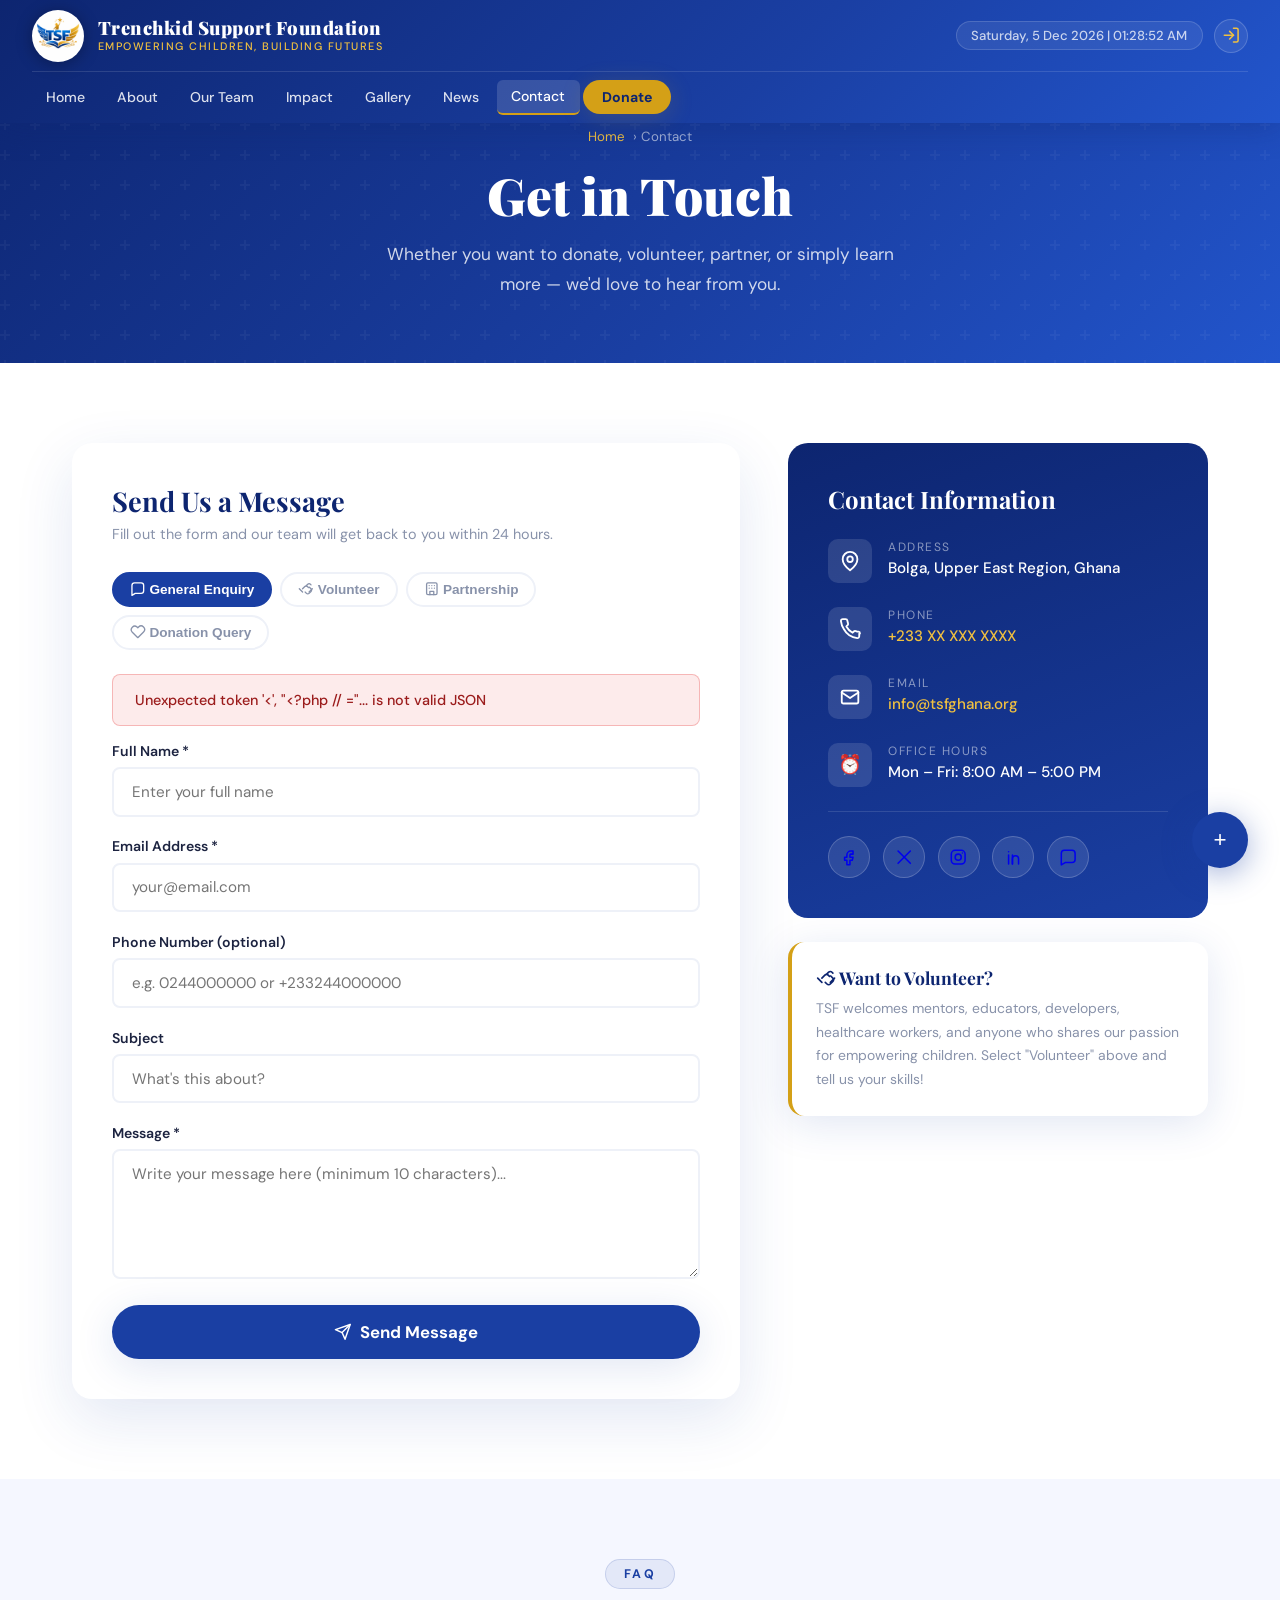
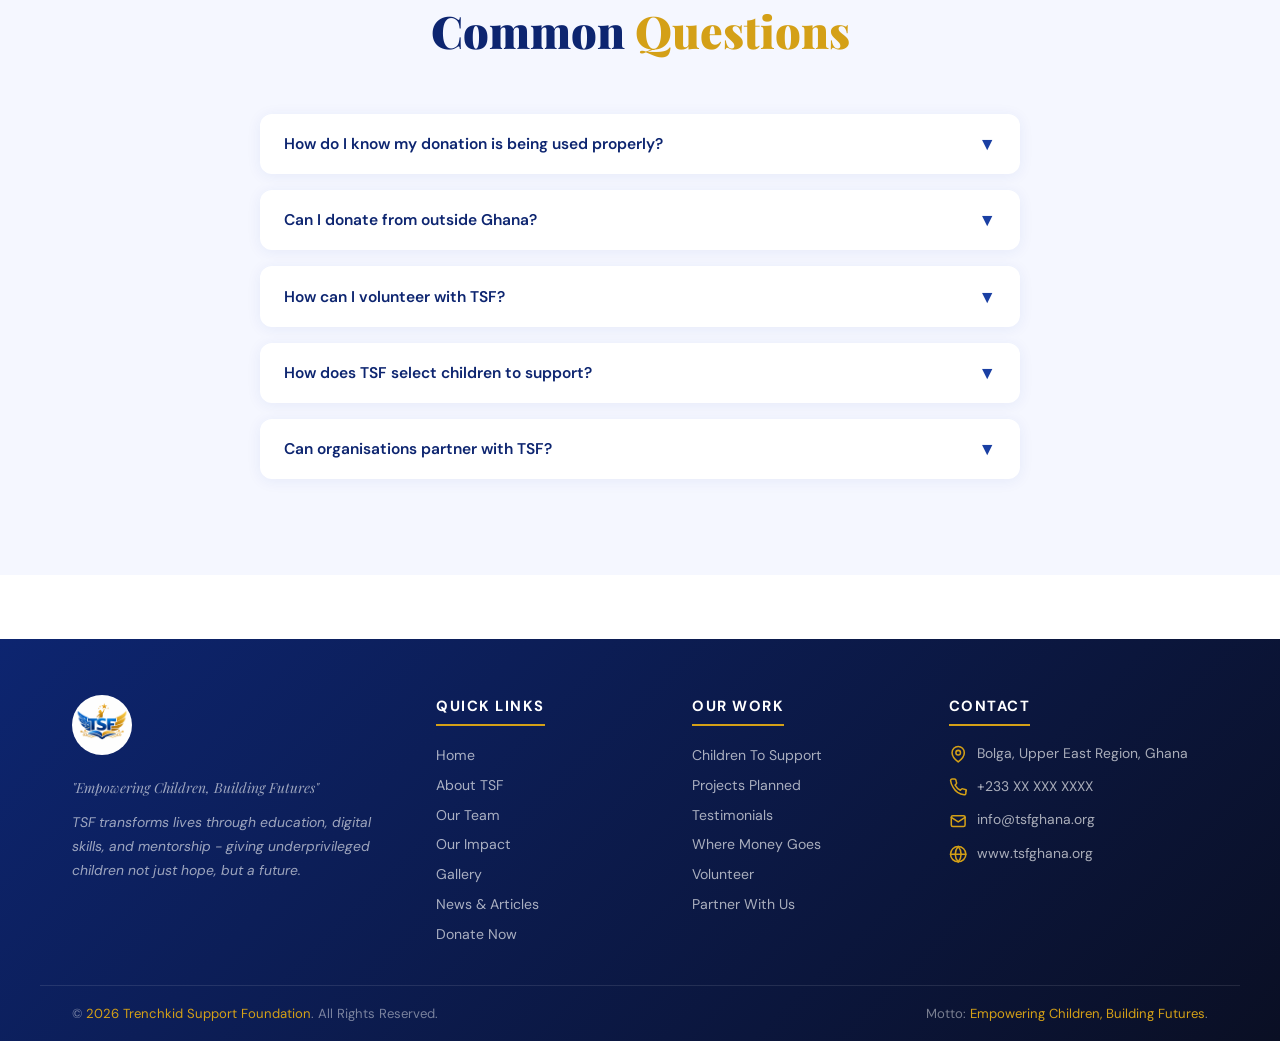
<file: contact.html>
<!DOCTYPE html>
<html lang="en">
<head>
  <meta charset="UTF-8">
  <meta name="viewport" content="width=device-width, initial-scale=1.0">
  <title>Contact — Trenchkid Support Foundation</title>
  <link rel="icon" href="images/tsf-logo.png">
  <link rel="stylesheet" href="css/style.css">
  <style>
    .contact-layout { display: grid; grid-template-columns: 1fr 420px; gap: 3rem; align-items: start; }
    .contact-layout > * { min-width: 0; }

    .contact-info-panel { position: sticky; top: 130px; }
    .contact-info-card { background: linear-gradient(160deg, var(--blue-dark) 0%, var(--blue) 100%); border-radius: 20px; padding: 2.5rem; color: var(--white); margin-bottom: 1.5rem; }
    .contact-info-card h3 { font-family: 'Playfair Display', serif; font-size: 1.5rem; margin-bottom: 1.5rem; }
    .contact-detail { display: flex; align-items: flex-start; gap: 1rem; margin-bottom: 1.5rem; }
    .contact-detail-icon { width: 44px; height: 44px; background: rgba(255,255,255,0.12); border-radius: 10px; display: flex; align-items: center; justify-content: center; font-size: 1.2rem; flex-shrink: 0; }
    .contact-detail-text label { display: block; font-size: 0.75rem; text-transform: uppercase; letter-spacing: 1.5px; color: rgba(255,255,255,0.5); margin-bottom: 0.2rem; }
    .contact-detail-text p { font-size: 0.95rem; color: var(--white); font-weight: 500; }
    .contact-detail-text a { color: var(--gold-light); text-decoration: none; }
    .contact-detail-text a:hover { color: var(--white); }

    .social-strip { display: flex; gap: 0.8rem; margin-top: 1.5rem; padding-top: 1.5rem; border-top: 1px solid rgba(255,255,255,0.12); }
    .social-btn { width: 42px; height: 42px; border-radius: 50%; background: rgba(255,255,255,0.1); border: 1px solid rgba(255,255,255,0.2); display: flex; align-items: center; justify-content: center; font-size: 1rem; cursor: pointer; transition: var(--transition); text-decoration: none; }
    .social-btn:hover { background: var(--gold); transform: scale(1.1); }

    .volunteer-card { background: var(--white); border-radius: 16px; padding: 1.5rem; box-shadow: var(--shadow); border-left: 4px solid var(--gold); }
    .volunteer-card h4 { font-family: 'Playfair Display', serif; font-size: 1.1rem; color: var(--blue-dark); margin-bottom: 0.5rem; }
    .volunteer-card p { font-size: 0.87rem; color: var(--gray); line-height: 1.7; }

    /* FORM */
    .contact-form-card { background: var(--white); border-radius: 20px; padding: 2.5rem; box-shadow: 0 20px 60px rgba(26,63,163,0.12); }
    .contact-form-card h2 { font-family: 'Playfair Display', serif; font-size: 1.7rem; color: var(--blue-dark); margin-bottom: 0.4rem; }
    .contact-form-card > p { color: var(--gray); font-size: 0.9rem; margin-bottom: 1.8rem; }

    .contact-type-tabs { display: flex; gap: 0.5rem; margin-bottom: 1.5rem; flex-wrap: wrap; }
    .type-tab { padding: 0.45rem 1rem; border-radius: 20px; font-size: 0.85rem; font-weight: 600; border: 2px solid var(--gray-light); background: var(--white); cursor: pointer; color: var(--gray); transition: var(--transition); }
    .type-tab.active { background: var(--blue); color: var(--white); border-color: var(--blue); }

    .form-success-overlay { display: none; text-align: center; padding: 2rem; animation: fadeDown 0.5s ease; }
    .form-success-overlay.show { display: block; }
    .form-success-overlay .tick { font-size: 3.5rem; animation: bounce 0.5s ease; }
    .form-success-overlay h3 { font-family: 'Playfair Display', serif; font-size: 1.5rem; color: var(--blue-dark); margin: 0.8rem 0 0.5rem; }
    .form-success-overlay p { color: var(--gray); line-height: 1.7; }
    @keyframes bounce { 0%,100%{transform:scale(1)}50%{transform:scale(1.2)} }
    @keyframes fadeDown { from{opacity:0;transform:translateY(-15px)}to{opacity:1;transform:translateY(0)} }

    /* FAQ */
    .faq-section { background: var(--off-white); }
    .faq-list { max-width: 760px; margin: 0 auto; }
    .faq-item { background: var(--white); border-radius: 12px; margin-bottom: 1rem; box-shadow: 0 2px 15px rgba(26,63,163,0.07); overflow: hidden; }
    .faq-question { padding: 1.2rem 1.5rem; display: flex; justify-content: space-between; align-items: center; cursor: pointer; font-weight: 600; color: var(--blue-dark); font-size: 0.97rem; transition: var(--transition); }
    .faq-question:hover { background: rgba(26,63,163,0.03); }
    .faq-chevron { color: var(--blue); font-size: 1.1rem; transition: transform 0.3s ease; }
    .faq-item.open .faq-chevron { transform: rotate(180deg); }
    .faq-answer { max-height: 0; overflow: hidden; transition: max-height 0.35s ease; }
    .faq-answer-inner { padding: 0 1.5rem 1.2rem; color: var(--gray); font-size: 0.92rem; line-height: 1.78; }

    @media(max-width:900px) { .contact-layout { grid-template-columns: 1fr; } .contact-info-panel { position: static; } }
  </style>
</head>
<body>
  <div class="page-hero" data-setting-bg="contact_hero_image">
    <div class="page-hero-content">
      <div class="breadcrumb"><a href="index.html">Home</a> › Contact</div>
      <h1 data-setting="contact_hero_title">Get in Touch</h1>
      <p data-setting="contact_hero_body">Whether you want to donate, volunteer, partner, or simply learn more — we'd love to hear from you.</p>
    </div>
  </div>

  <section>
    <div class="container">
      <div class="contact-layout">
        <!-- FORM -->
        <div>
          <div class="contact-form-card fade-up">
            <h2 data-setting="contact_form_title">Send Us a Message</h2>
            <p data-setting="contact_form_body">Fill out the form and our team will get back to you within 24 hours.</p>

            <div class="contact-type-tabs" id="type-tabs">
              <button type="button" class="type-tab active" data-type="general" onclick="setType(this)"><span class="tsf-icon" data-icon="message" aria-hidden="true"></span> General Enquiry</button>
              <button type="button" class="type-tab" data-type="volunteer" onclick="setType(this)"><span class="tsf-icon" data-icon="handshake" aria-hidden="true"></span> Volunteer</button>
              <button type="button" class="type-tab" data-type="partner" onclick="setType(this)"><span class="tsf-icon" data-icon="building" aria-hidden="true"></span> Partnership</button>
              <button type="button" class="type-tab" data-type="donate" onclick="setType(this)"><span class="tsf-icon" data-icon="heart" aria-hidden="true"></span> Donation Query</button>
            </div>

            <div id="contact-alert" class="alert"></div>

            <div id="contact-form-wrap">
              <form id="contact-form" novalidate>
                <input type="hidden" id="c-type" value="general">
                <div class="form-group">
                  <label>Full Name *</label>
                  <input type="text" id="c-name" class="form-control" placeholder="Enter your full name">
                  <span class="error-msg" id="c-name-err"></span>
                </div>
                <div class="form-group">
                  <label>Email Address *</label>
                  <input type="email" id="c-email" class="form-control" placeholder="your@email.com">
                  <span class="error-msg" id="c-email-err"></span>
                </div>
                <div class="form-group">
                  <label>Phone Number (optional)</label>
                  <input type="tel" id="c-phone" class="form-control" placeholder="e.g. 0244000000 or +233244000000">
                </div>
                <div class="form-group">
                  <label>Subject</label>
                  <input type="text" id="c-subject" class="form-control" placeholder="What's this about?">
                </div>
                <div class="form-group">
                  <label>Message *</label>
                  <textarea id="c-message" class="form-control" rows="5" placeholder="Write your message here (minimum 10 characters)..."></textarea>
                  <span class="error-msg" id="c-message-err"></span>
                </div>
                <button type="submit" id="contact-btn" class="btn btn-blue btn-lg" style="width:100%;justify-content:center">
                  <span class="tsf-icon" data-icon="send" aria-hidden="true"></span> Send Message
                </button>
              </form>
            </div>

            <div class="form-success-overlay" id="contact-success">
              <div class="tick"><span class="tsf-icon" data-icon="check" aria-hidden="true"></span></div>
              <h3>Message Sent!</h3>
              <p>Thank you for reaching out! We've received your message and will get back to you within 24 hours. TSF appreciates your interest.</p>
              <button type="button" onclick="resetContactForm()" class="btn btn-blue" style="margin-top:1.2rem">Send Another Message</button>
            </div>
          </div>
        </div>

        <!-- SIDEBAR -->
        <div class="contact-info-panel">
          <div class="contact-info-card fade-up">
            <h3 data-setting="contact_info_title">Contact Information</h3>
            <div class="contact-detail">
              <div class="contact-detail-icon"><span class="tsf-icon" data-icon="mapPin" aria-hidden="true"></span></div>
              <div class="contact-detail-text">
                <label>Address</label>
                <p data-setting="contact_address">Bolga, Upper East Region, Ghana</p>
              </div>
            </div>
            <div class="contact-detail">
              <div class="contact-detail-icon"><span class="tsf-icon" data-icon="phone" aria-hidden="true"></span></div>
              <div class="contact-detail-text">
                <label>Phone</label>
                <p><a href="tel:+233000000000" data-setting="contact_phone">+233 XX XXX XXXX</a></p>
              </div>
            </div>
            <div class="contact-detail">
              <div class="contact-detail-icon"><span class="tsf-icon" data-icon="mail" aria-hidden="true"></span></div>
              <div class="contact-detail-text">
                <label>Email</label>
                <p><a href="mailto:info@tsfghana.org" data-setting="contact_email">info@tsfghana.org</a></p>
              </div>
            </div>
            <div class="contact-detail">
              <div class="contact-detail-icon">⏰</div>
              <div class="contact-detail-text">
                <label>Office Hours</label>
                <p data-setting="office_hours">Mon – Fri: 8:00 AM – 5:00 PM</p>
              </div>
            </div>
            <div class="social-strip">
              <a href="contact.html" class="social-btn" title="Facebook"><span class="tsf-icon" data-icon="facebook" aria-hidden="true"></span></a>
              <a href="contact.html" class="social-btn" title="Twitter/X"><span class="tsf-icon" data-icon="twitter" aria-hidden="true"></span></a>
              <a href="contact.html" class="social-btn" title="Instagram"><span class="tsf-icon" data-icon="instagram" aria-hidden="true"></span></a>
              <a href="contact.html" class="social-btn" title="LinkedIn"><span class="tsf-icon" data-icon="linkedin" aria-hidden="true"></span></a>
              <a href="contact.html" class="social-btn" title="WhatsApp"><span class="tsf-icon" data-icon="message" aria-hidden="true"></span></a>
            </div>
          </div>
          <div class="volunteer-card fade-up">
            <h4><span class="tsf-icon" data-icon="handshake" aria-hidden="true"></span> Want to Volunteer?</h4>
            <p data-setting="contact_volunteer_body">TSF welcomes mentors, educators, developers, healthcare workers, and anyone who shares our passion for empowering children. Select "Volunteer" above and tell us your skills!</p>
          </div>
        </div>
      </div>
    </div>
  </section>

  <!-- FAQ -->
  <section class="faq-section">
    <div class="container">
      <div class="section-header fade-up">
        <div class="section-label">FAQ</div>
        <h2 class="section-title">Common <span>Questions</span></h2>
      </div>
      <div class="faq-list">
        <div class="faq-item fade-up">
          <div class="faq-question" onclick="toggleFaq(this)">How do I know my donation is being used properly? <span class="faq-chevron">▼</span></div>
          <div class="faq-answer"><div class="faq-answer-inner">TSF maintains full financial transparency. Every donation is recorded, tracked, and reported. We publish regular impact reports and our Finance Manager ensures strict accountability. You can view donation allocation on our Donate page.</div></div>
        </div>
        <div class="faq-item fade-up">
          <div class="faq-question" onclick="toggleFaq(this)">Can I donate from outside Ghana? <span class="faq-chevron">▼</span></div>
          <div class="faq-answer"><div class="faq-answer-inner">Absolutely! We accept international donations via Visa/Mastercard and Google Pay. International supporters are a vital part of our community — every contribution makes a difference regardless of where it comes from.</div></div>
        </div>
        <div class="faq-item fade-up">
          <div class="faq-question" onclick="toggleFaq(this)">How can I volunteer with TSF? <span class="faq-chevron">▼</span></div>
          <div class="faq-answer"><div class="faq-answer-inner">Select "Volunteer" in the contact form above and tell us your skills, availability, and what area you'd like to contribute to. We welcome mentors, educators, tech professionals, healthcare workers, and administrators.</div></div>
        </div>
        <div class="faq-item fade-up">
          <div class="faq-question" onclick="toggleFaq(this)">How does TSF select children to support? <span class="faq-chevron">▼</span></div>
          <div class="faq-answer"><div class="faq-answer-inner">Children are identified through our community coordinators, school partnerships, and referrals from trusted community leaders. We assess financial need, academic potential, and family circumstances before enrolling a child in our programs.</div></div>
        </div>
        <div class="faq-item fade-up">
          <div class="faq-question" onclick="toggleFaq(this)">Can organisations partner with TSF? <span class="faq-chevron">▼</span></div>
          <div class="faq-answer"><div class="faq-answer-inner">Yes! We actively seek partnerships with schools, tech companies, healthcare organisations, and community groups. Select "Partnership" in the contact form and our team will reach out to discuss collaboration opportunities.</div></div>
        </div>
      </div>
    </div>
  </section>

  <script src="js/time.js"></script>
  <script src="js/components.js"></script>
  <script src="js/page-content.js"></script>
  <script>
    function setType(btn) {
      document.querySelectorAll('.type-tab').forEach(t => t.classList.remove('active'));
      btn.classList.add('active');
      document.getElementById('c-type').value = btn.dataset.type;
    }

    let contactCsrfToken = '';

    async function fetchContactToken() {
      const res = await fetch('BACKEND/csrf_token.php?form=contact', { credentials: 'same-origin' });
      const data = await res.json();
      if (!data.success) throw new Error(data.message || 'Unable to prepare secure contact form.');
      contactCsrfToken = data.csrf_token;
      return contactCsrfToken;
    }
    fetchContactToken().catch(err => {
      const alert = document.getElementById('contact-alert');
      alert.className = 'alert alert-error show';
      alert.textContent = err.message;
    });

    document.getElementById('contact-form').addEventListener('submit', async function(e) {
      e.preventDefault();
      if (!validateContactForm()) return;
      const btn = document.getElementById('contact-btn');
      btn.disabled = true; btn.textContent = 'Sending...';
      try {
        if (!contactCsrfToken) await fetchContactToken();
        const res = await fetch('BACKEND/contact.php', {
          method: 'POST',
          credentials: 'same-origin',
          headers: { 'Content-Type': 'application/json' },
          body: JSON.stringify({
            csrf_token: contactCsrfToken,
            type: document.getElementById('c-type').value,
            name: document.getElementById('c-name').value.trim(),
            email: document.getElementById('c-email').value.trim(),
            phone: document.getElementById('c-phone').value.trim(),
            subject: document.getElementById('c-subject').value.trim(),
            message: document.getElementById('c-message').value.trim()
          })
        });
        const data = await res.json();
        if (!data.success) throw new Error(data.message || 'Unable to send message.');
        document.getElementById('contact-form-wrap').style.display = 'none';
        document.getElementById('contact-success').classList.add('show');
      } catch (err) {
        const alert = document.getElementById('contact-alert');
        alert.className = 'alert alert-error show';
        alert.textContent = err.message || 'Unable to send message.';
        contactCsrfToken = '';
        try { await fetchContactToken(); } catch (_) {}
        btn.disabled = false; btn.innerHTML = '<span class="tsf-icon" data-icon="send" aria-hidden="true"></span> Send Message'; hydrateTsfIcons(btn);
      }
    });

    function resetContactForm() {
      document.getElementById('contact-form-wrap').style.display = 'block';
      document.getElementById('contact-success').classList.remove('show');
      document.getElementById('contact-form').reset();
      document.getElementById('contact-btn').disabled = false;
      document.getElementById('contact-btn').innerHTML = '<span class="tsf-icon" data-icon="send" aria-hidden="true"></span> Send Message';
      hydrateTsfIcons(document.getElementById('contact-btn'));
    }

    function toggleFaq(el) {
      const item = el.parentElement;
      const answer = item.querySelector('.faq-answer');
      const isOpen = item.classList.contains('open');
      document.querySelectorAll('.faq-item').forEach(i => {
        i.classList.remove('open');
        i.querySelector('.faq-answer').style.maxHeight = '0';
      });
      if (!isOpen) {
        item.classList.add('open');
        answer.style.maxHeight = answer.scrollHeight + 'px';
      }
    }
  </script>
</body>
</html>
</file>
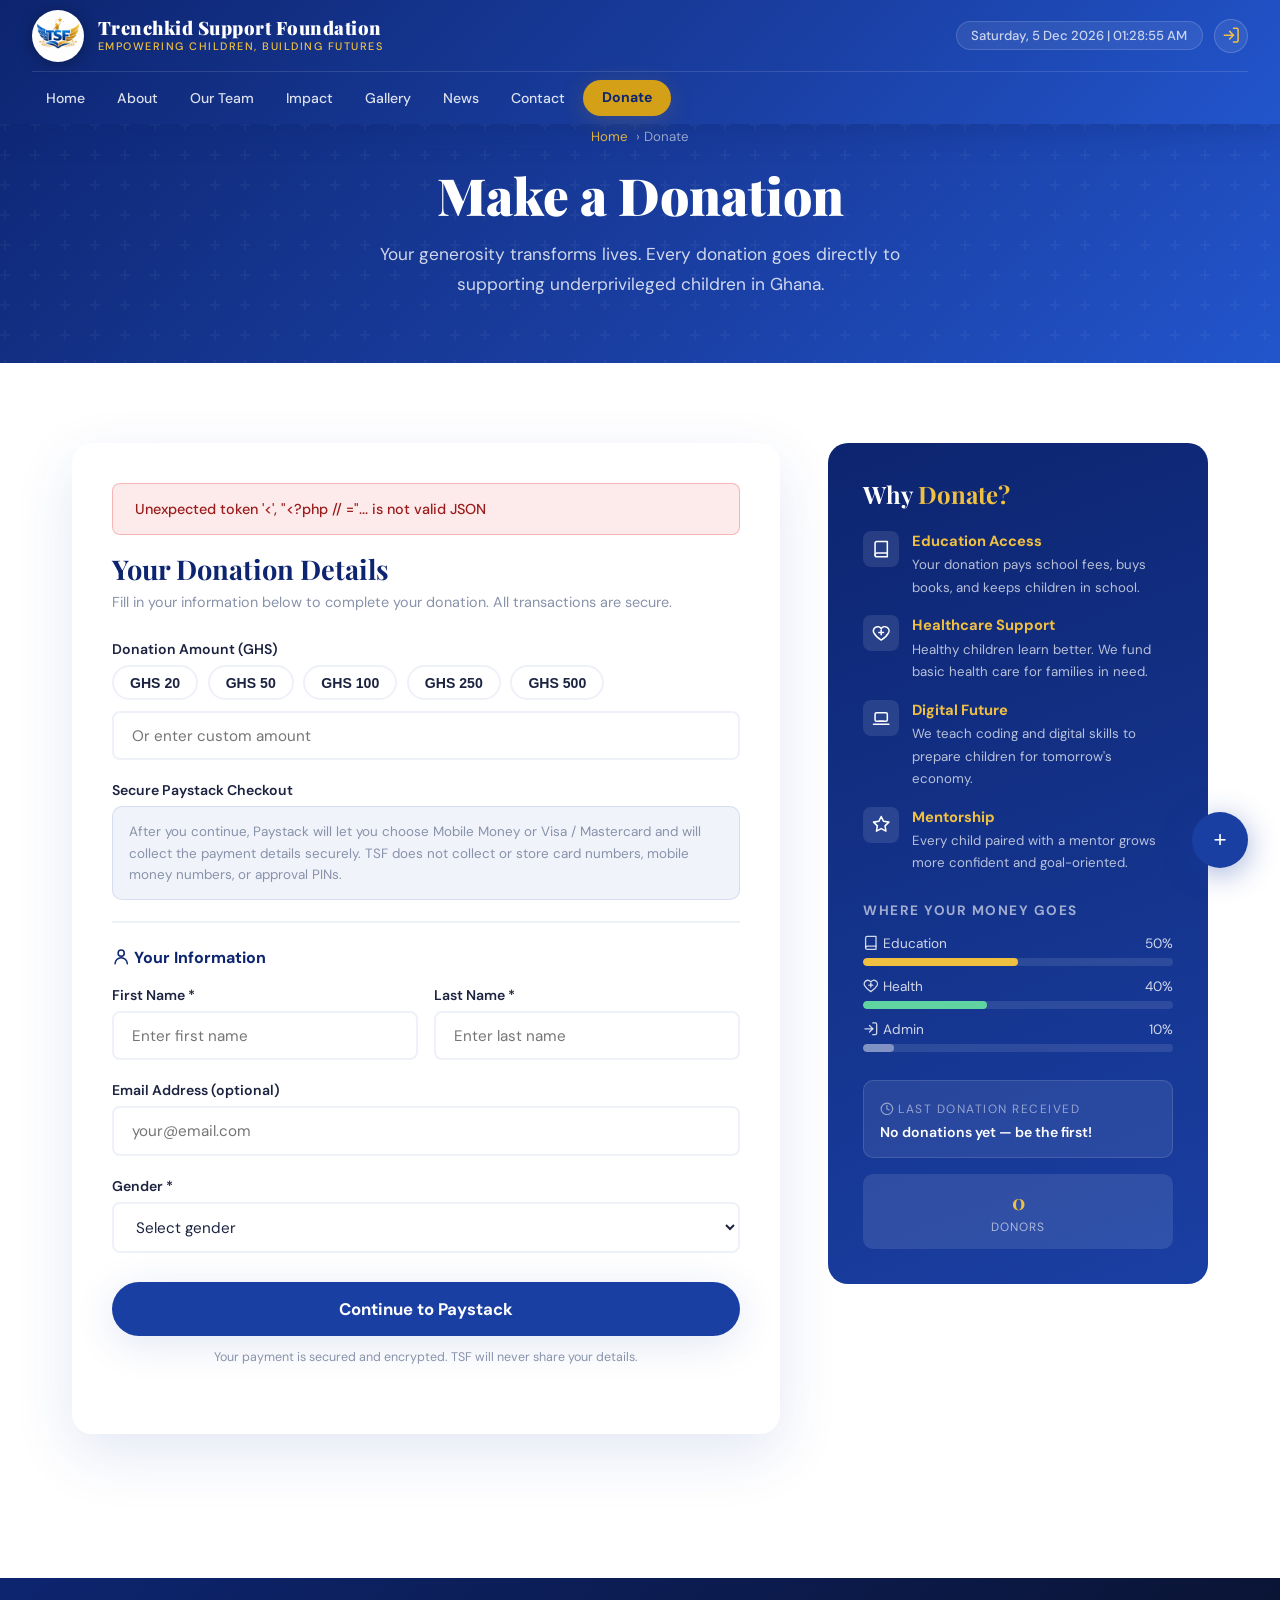
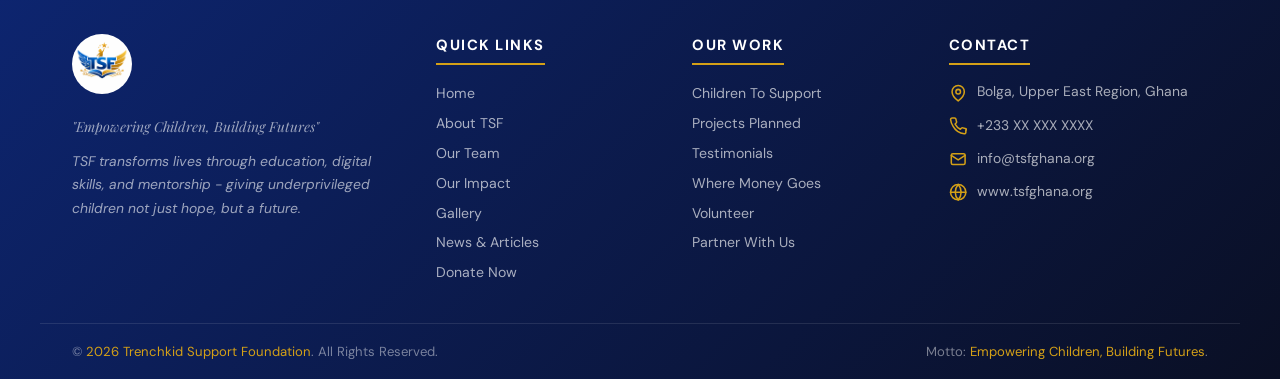
<file: donate.html>
<!DOCTYPE html>
<html lang="en">
<head>
  <meta charset="UTF-8">
  <meta name="viewport" content="width=device-width, initial-scale=1.0">
  <title>Donate — Trenchkid Support Foundation</title>
  <link rel="icon" href="images/tsf-logo.png">
  <link rel="stylesheet" href="css/style.css">
  <style>
    .donate-layout { display: grid; grid-template-columns: 1fr 380px; gap: 3rem; align-items: start; }

    /* WHY DONATE PANEL */
    .why-panel { background: linear-gradient(160deg, var(--blue-dark) 0%, var(--blue) 100%); border-radius: 20px; padding: 2.2rem; color: var(--white); position: sticky; top: 130px; }
    .why-panel h3 { font-family: 'Playfair Display', serif; font-size: 1.5rem; margin-bottom: 1.3rem; }
    .why-panel h3 span { color: var(--gold-light); }
    .why-item { display: flex; align-items: flex-start; gap: 0.8rem; margin-bottom: 1.1rem; }
    .why-icon { width: 36px; height: 36px; background: rgba(255,255,255,0.1); border-radius: 8px; display: flex; align-items: center; justify-content: center; font-size: 1rem; flex-shrink: 0; }
    .why-text strong { display: block; font-size: 0.92rem; color: var(--gold-light); margin-bottom: 0.15rem; }
    .why-text span { font-size: 0.83rem; color: rgba(255,255,255,0.7); line-height: 1.6; }

    .allocation-chart { margin: 1.8rem 0; }
    .allocation-chart h4 { font-size: 0.85rem; letter-spacing: 1.5px; text-transform: uppercase; color: rgba(255,255,255,0.6); margin-bottom: 1rem; }
    .alloc-item { margin-bottom: 0.8rem; }
    .alloc-label { display: flex; justify-content: space-between; font-size: 0.85rem; color: rgba(255,255,255,0.8); margin-bottom: 0.3rem; }
    .alloc-bar { height: 8px; background: rgba(255,255,255,0.1); border-radius: 4px; overflow: hidden; }
    .alloc-fill { height: 100%; border-radius: 4px; }
    .fill-edu { background: var(--gold-light); width: 50%; }
    .fill-health { background: #60d4a0; width: 40%; }
    .fill-admin { background: rgba(255,255,255,0.4); width: 10%; }

    .last-donation-box { background: rgba(255,255,255,0.08); border-radius: 10px; padding: 1rem; margin-top: 1.2rem; border: 1px solid rgba(255,255,255,0.12); }
    .last-donation-box label { font-size: 0.75rem; letter-spacing: 1.5px; text-transform: uppercase; color: rgba(255,255,255,0.5); }
    .last-donation-box p { font-size: 0.88rem; color: var(--white); margin-top: 0.3rem; font-weight: 600; }

    .funds-strip { display: flex; gap: 1rem; margin-top: 1rem; }
    .fund-card { flex: 1; background: rgba(255,255,255,0.1); border-radius: 10px; padding: 0.8rem; text-align: center; }
    .fund-card strong { display: block; font-family: 'Playfair Display', serif; font-size: 1.3rem; color: var(--gold-light); }
    .fund-card span { font-size: 0.75rem; color: rgba(255,255,255,0.6); letter-spacing: 1px; text-transform: uppercase; }

    /* FORM CARD */
    .form-card { background: var(--white); border-radius: 20px; padding: 2.5rem; box-shadow: 0 20px 60px rgba(26,63,163,0.12); }
    .form-card h2 { font-family: 'Playfair Display', serif; font-size: 1.7rem; color: var(--blue-dark); margin-bottom: 0.4rem; }
    .form-card p { color: var(--gray); font-size: 0.9rem; margin-bottom: 1.8rem; }

    .form-row { display: grid; grid-template-columns: 1fr 1fr; gap: 1rem; }

    /* AMOUNT PRESETS */
    .amount-presets { display: flex; gap: 0.6rem; flex-wrap: wrap; margin-bottom: 0.7rem; }
    .amount-preset {
      padding: 0.45rem 1rem; border-radius: 20px; font-size: 0.88rem; font-weight: 600;
      border: 2px solid var(--gray-light); background: var(--white); cursor: pointer;
      color: var(--text); transition: var(--transition);
    }
    .amount-preset:hover, .amount-preset.selected { background: var(--blue); color: var(--white); border-color: var(--blue); }

    /* PAYMENT */
    .payment-note { background: rgba(26,63,163,0.06); border: 1px solid rgba(26,63,163,0.12); border-radius: 10px; padding: 0.85rem 1rem; color: var(--gray); font-size: 0.84rem; line-height: 1.6; }

    /* SUCCESS */
    #donate-success {
      display: none; text-align: center; padding: 2rem 1rem;
      animation: fadeDown 0.5s ease;
    }
    .success-icon { font-size: 4rem; margin-bottom: 1rem; animation: bounce 0.6s ease; }
    @keyframes bounce { 0%,100%{transform:scale(1)} 50%{transform:scale(1.25)} }
    #donate-success h3 { font-family: 'Playfair Display', serif; font-size: 1.6rem; color: var(--blue-dark); margin-bottom: 0.5rem; }
    #donate-success p { color: var(--gray); margin-bottom: 1.5rem; line-height: 1.7; }
    .success-amount-badge { background: rgba(26,63,163,0.08); color: var(--blue); font-weight: 700; padding: 0.5rem 1.4rem; border-radius: 20px; display: inline-block; margin-bottom: 1.5rem; font-size: 1.1rem; }
    .success-message { background: linear-gradient(135deg,var(--blue-dark),var(--blue)); color: var(--white); padding: 1.3rem 1.5rem; border-radius: 14px; font-size: 0.95rem; line-height: 1.7; font-style: italic; margin-bottom: 1.5rem; }

    @media(max-width:900px) { .donate-layout { grid-template-columns: 1fr; } .why-panel { position: static; } }
    @media(max-width:500px) { .form-row { grid-template-columns: 1fr; } .pay-methods, .network-options { grid-template-columns: 1fr; } }
  </style>
</head>
<body>
  <div class="page-hero" data-setting-bg="donate_hero_image">
    <div class="page-hero-content">
      <div class="breadcrumb"><a href="index.html">Home</a> › Donate</div>
      <h1 data-setting="donate_hero_title">Make a Donation</h1>
      <p data-setting="donate_hero_body">Your generosity transforms lives. Every donation goes directly to supporting underprivileged children in Ghana.</p>
    </div>
  </div>

  <section>
    <div class="container">
      <div class="donate-layout">
        <!-- FORM -->
        <div>
          <div class="form-card fade-up">
            <div id="donate-alert" class="alert"></div>

            <!-- FORM -->
            <div id="donate-form-wrap">
              <h2 data-setting="donate_form_title">Your Donation Details</h2>
              <p data-setting="donate_form_body">Fill in your information below to complete your donation. All transactions are secure.</p>

              <form id="donate-form" novalidate>
                <!-- AMOUNT -->
                <div class="form-group">
                  <label>Donation Amount (GHS)</label>
                  <div class="amount-presets">
                    <button type="button" class="amount-preset" data-amount="20">GHS 20</button>
                    <button type="button" class="amount-preset" data-amount="50">GHS 50</button>
                    <button type="button" class="amount-preset" data-amount="100">GHS 100</button>
                    <button type="button" class="amount-preset" data-amount="250">GHS 250</button>
                    <button type="button" class="amount-preset" data-amount="500">GHS 500</button>
                  </div>
                  <input type="number" id="d-amount" class="form-control" placeholder="Or enter custom amount" min="1">
                  <span class="error-msg" id="d-amount-err"></span>
                </div>

                <!-- PAYMENT METHOD -->
                <div class="form-group">
                  <label>Secure Paystack Checkout</label>
                  <div class="payment-note">After you continue, Paystack will let you choose Mobile Money or Visa / Mastercard and will collect the payment details securely. TSF does not collect or store card numbers, mobile money numbers, or approval PINs.</div>
                </div>

                <!-- DONOR DETAILS -->
                <div style="border-top: 2px solid var(--gray-light); padding-top: 1.5rem; margin-top: 0.5rem;">
                  <h4 style="color:var(--blue-dark);font-size:1rem;margin-bottom:1.1rem;"><span class="tsf-icon" data-icon="user" aria-hidden="true"></span> Your Information</h4>
                  <div class="form-row">
                    <div class="form-group">
                      <label>First Name *</label>
                      <input type="text" id="d-fname" class="form-control" placeholder="Enter first name">
                      <span class="error-msg" id="d-fname-err"></span>
                    </div>
                    <div class="form-group">
                      <label>Last Name *</label>
                      <input type="text" id="d-lname" class="form-control" placeholder="Enter last name">
                      <span class="error-msg" id="d-lname-err"></span>
                    </div>
                  </div>
                  <div class="form-group">
                    <label>Email Address (optional)</label>
                    <input type="email" id="d-email" class="form-control" placeholder="your@email.com">
                    <span class="error-msg" id="d-email-err"></span>
                  </div>
                  <div class="form-group">
                    <label>Gender *</label>
                    <select id="d-gender" class="form-control">
                      <option value="">Select gender</option>
                      <option>Male</option>
                      <option>Female</option>
                      <option>Prefer not to say</option>
                    </select>
                    <span class="error-msg" id="d-gender-err"></span>
                  </div>
                </div>

                <button type="submit" id="donate-btn" class="btn btn-blue btn-lg" style="width:100%;justify-content:center;margin-top:0.5rem">
                  Continue to Paystack
                </button>
                <p data-setting="donate_security_note" style="font-size:0.78rem;color:var(--gray);text-align:center;margin-top:0.8rem">Your payment is secured and encrypted. TSF will never share your details.</p>
              </form>
            </div>

            <!-- SUCCESS MESSAGE -->
            <div id="donate-success">
              <div class="success-icon"><span class="tsf-icon" data-icon="party" aria-hidden="true"></span></div>
              <h3>Thank You, <span id="success-name"></span>!</h3>
              <div class="success-amount-badge">Donation: <span id="success-amount"></span></div>
              <div class="success-message">
                "THANK YOU FOR YOUR GENEROUS SUPPORT. YOUR DONATION IS MAKING A REAL DIFFERENCE IN A CHILD'S LIFE."<br>
                — Trenchkid Support Foundation
              </div>
              <p data-setting="donate_thanks_body">Paystack will handle your payment details securely. If you added an email, you may also receive a confirmation there. Your contribution directly funds education, healthcare, and mentorship for underprivileged children across Ghana.</p>
              <div style="display:flex;gap:1rem;justify-content:center;flex-wrap:wrap">
                <a href="impact.html" class="btn btn-blue">See Your Impact</a>
                <a href="index.html" class="btn btn-gold">Back to Home</a>
              </div>
            </div>
          </div>
        </div>

        <!-- SIDEBAR -->
        <div>
          <div class="why-panel fade-up">
            <h3>Why <span>Donate?</span></h3>
            <div class="why-item">
              <div class="why-icon"><span class="tsf-icon" data-icon="book" aria-hidden="true"></span></div>
              <div class="why-text"><strong>Education Access</strong><span>Your donation pays school fees, buys books, and keeps children in school.</span></div>
            </div>
            <div class="why-item">
              <div class="why-icon"><span class="tsf-icon" data-icon="health" aria-hidden="true"></span></div>
              <div class="why-text"><strong>Healthcare Support</strong><span>Healthy children learn better. We fund basic health care for families in need.</span></div>
            </div>
            <div class="why-item">
              <div class="why-icon"><span class="tsf-icon" data-icon="laptop" aria-hidden="true"></span></div>
              <div class="why-text"><strong>Digital Future</strong><span>We teach coding and digital skills to prepare children for tomorrow's economy.</span></div>
            </div>
            <div class="why-item">
              <div class="why-icon"><span class="tsf-icon" data-icon="star" aria-hidden="true"></span></div>
              <div class="why-text"><strong>Mentorship</strong><span>Every child paired with a mentor grows more confident and goal-oriented.</span></div>
            </div>

            <div class="allocation-chart">
              <h4>Where Your Money Goes</h4>
              <div class="alloc-item">
                <div class="alloc-label"><span><span class="tsf-icon" data-icon="book" aria-hidden="true"></span> Education</span><span>50%</span></div>
                <div class="alloc-bar"><div class="alloc-fill fill-edu"></div></div>
              </div>
              <div class="alloc-item">
                <div class="alloc-label"><span><span class="tsf-icon" data-icon="health" aria-hidden="true"></span> Health</span><span>40%</span></div>
                <div class="alloc-bar"><div class="alloc-fill fill-health"></div></div>
              </div>
              <div class="alloc-item">
                <div class="alloc-label"><span><span class="tsf-icon" data-icon="admin" aria-hidden="true"></span> Admin</span><span>10%</span></div>
                <div class="alloc-bar"><div class="alloc-fill fill-admin"></div></div>
              </div>
            </div>

            <div class="last-donation-box">
              <label><span class="tsf-icon" data-icon="clock" aria-hidden="true"></span> Last Donation Received</label>
              <p id="last-donation">No donations yet — be the first!</p>
            </div>

            <div class="funds-strip">
              <div class="fund-card">
                <strong id="donor-count">0</strong>
                <span>Donors</span>
              </div>
            </div>
          </div>
        </div>
      </div>
    </div>
  </section>

  <script src="js/time.js"></script>
  <script src="js/components.js"></script>
  <script src="js/donate.js"></script>
  <script>
    // Card number formatting
    const cardInput = document.getElementById('card-number');
    if (cardInput) {
      cardInput.addEventListener('input', function () {
        let v = this.value.replace(/\D/g, '').substring(0, 16);
        this.value = v.replace(/(.{4})/g, '$1 ').trim();
      });
    }
  </script>
</body>
</html>
</file>
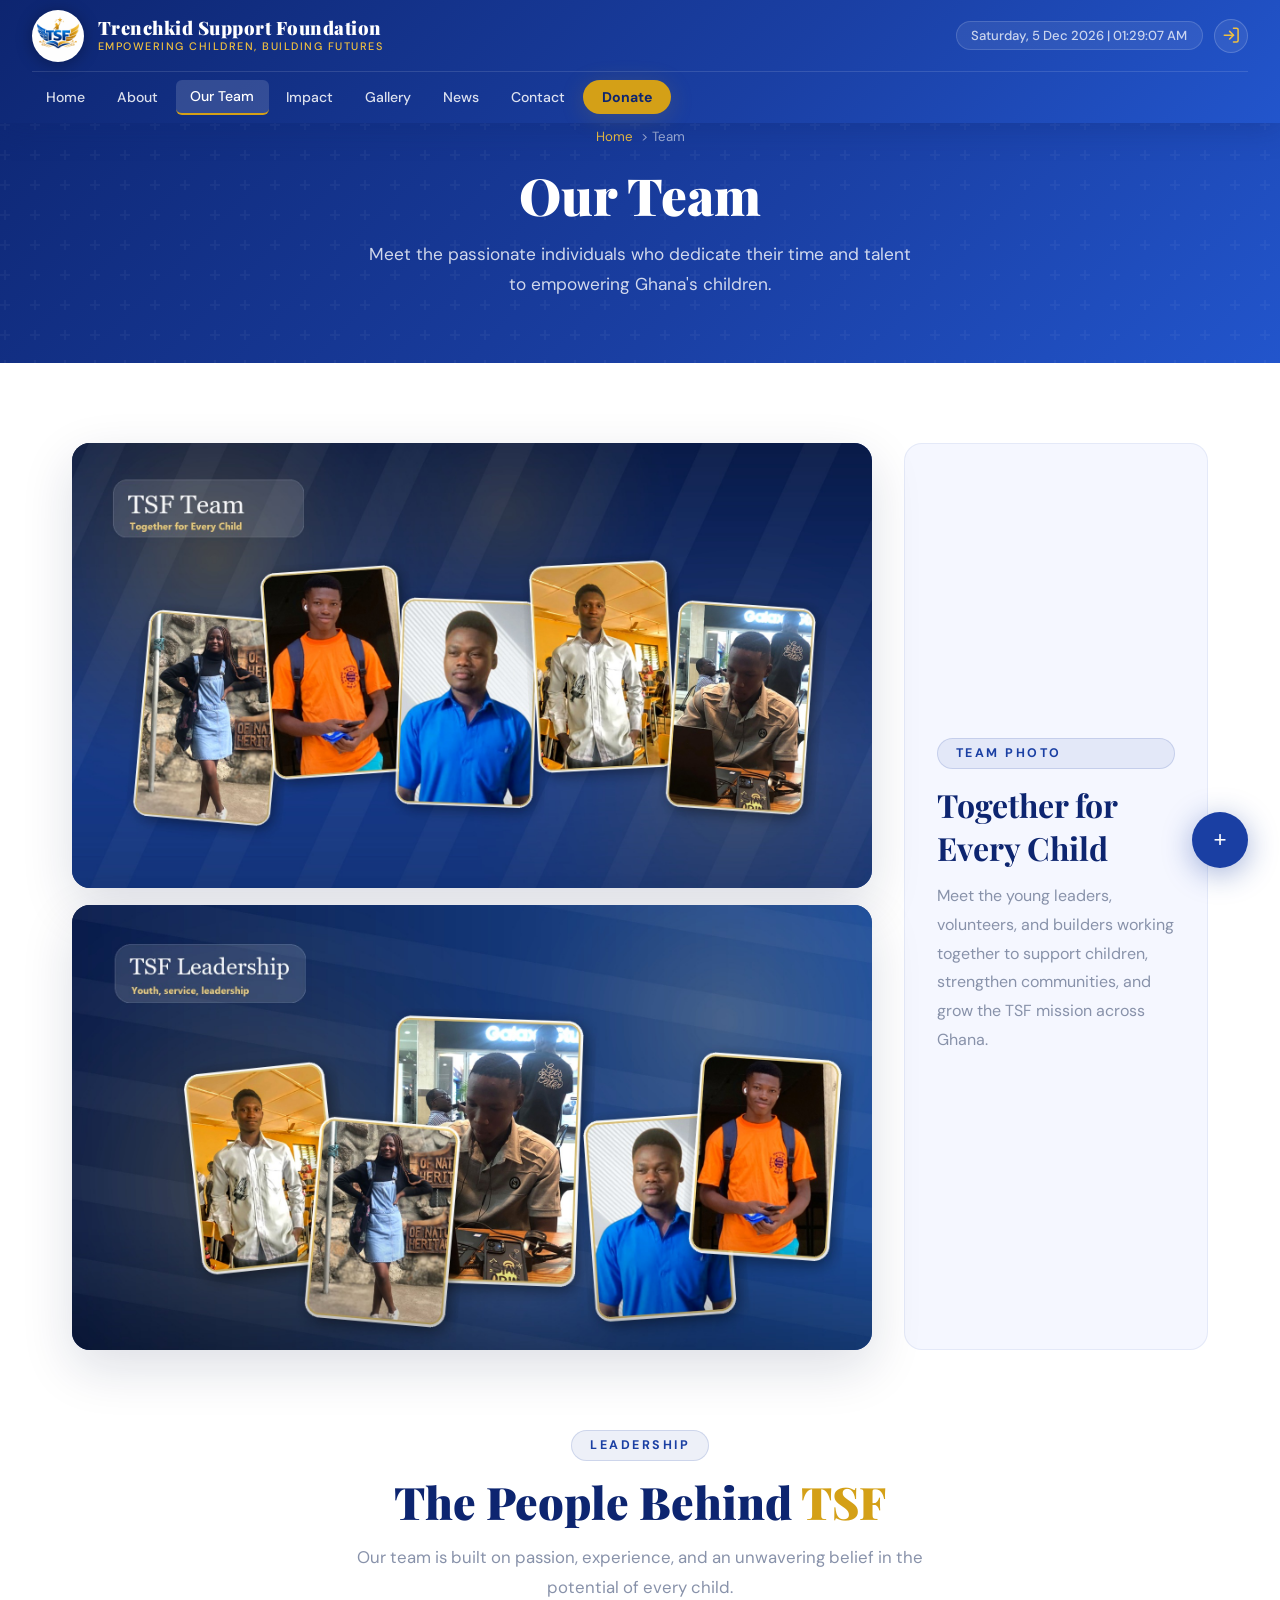
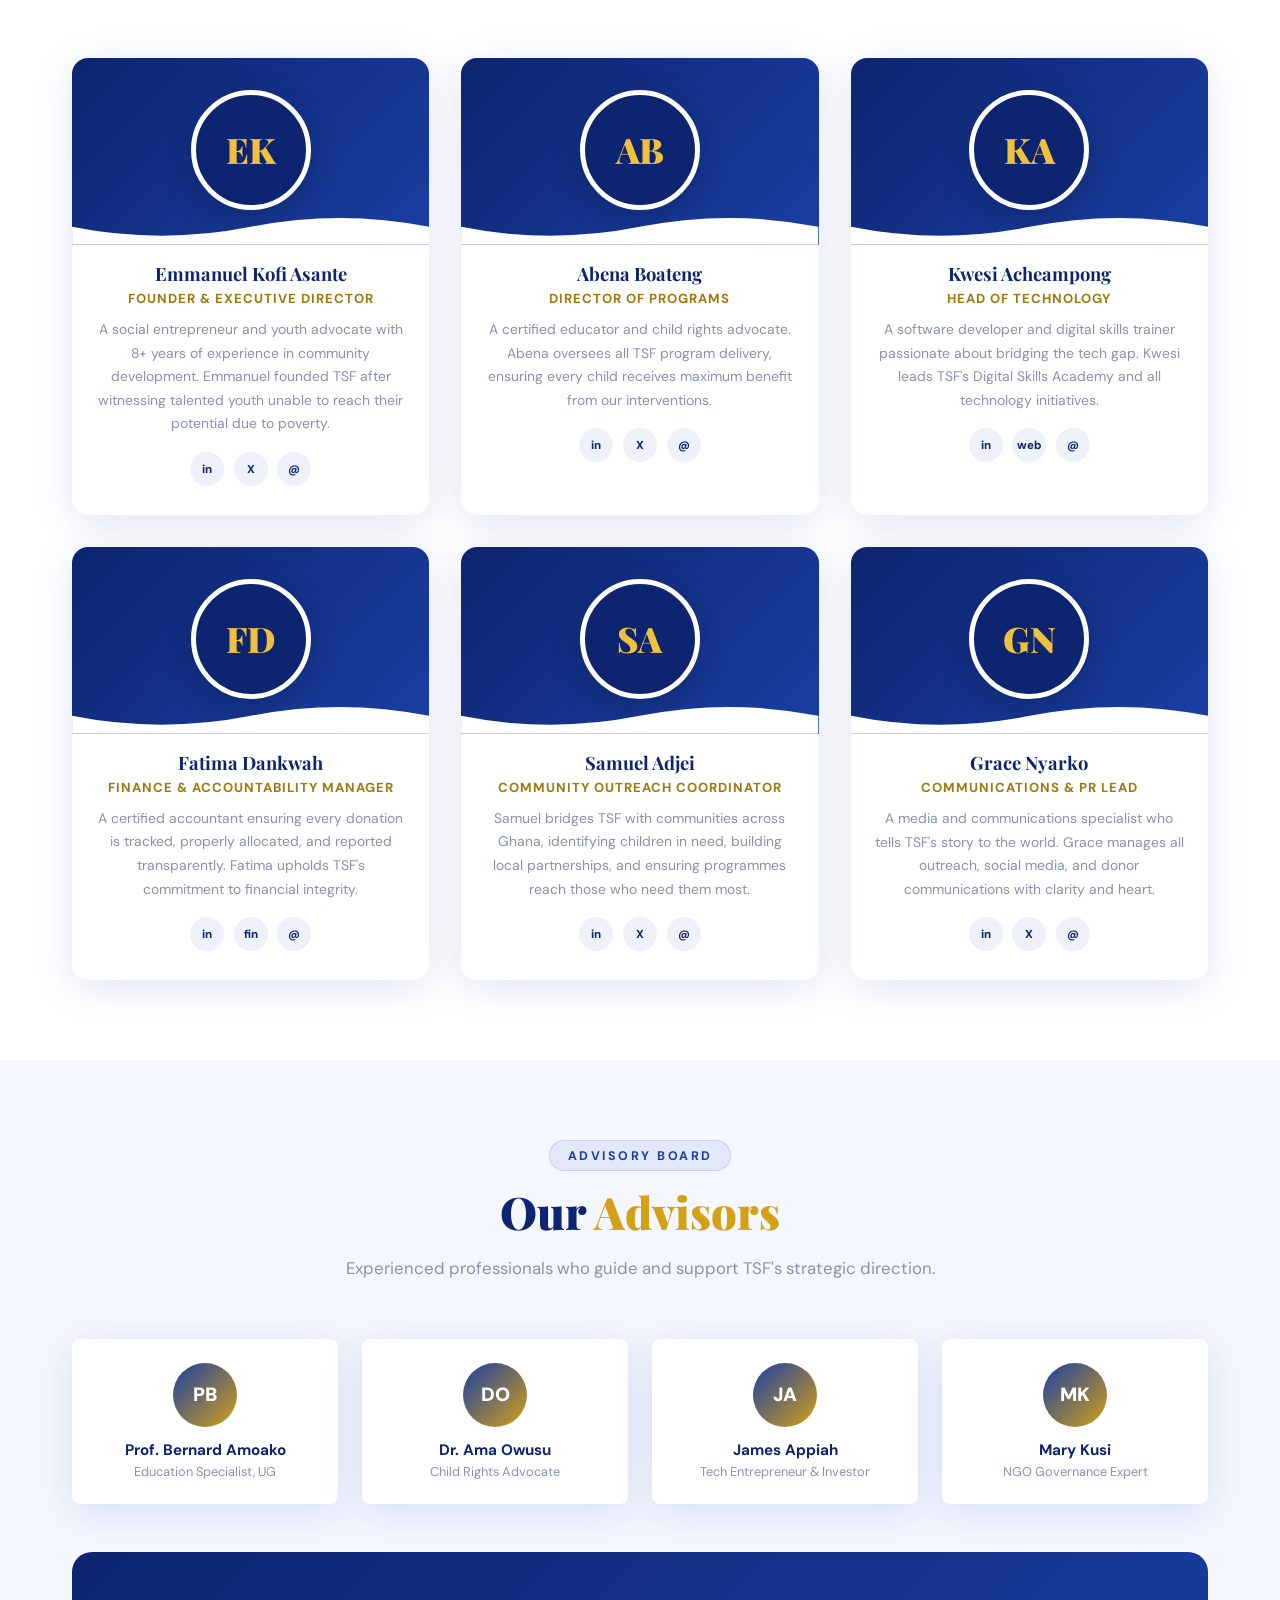
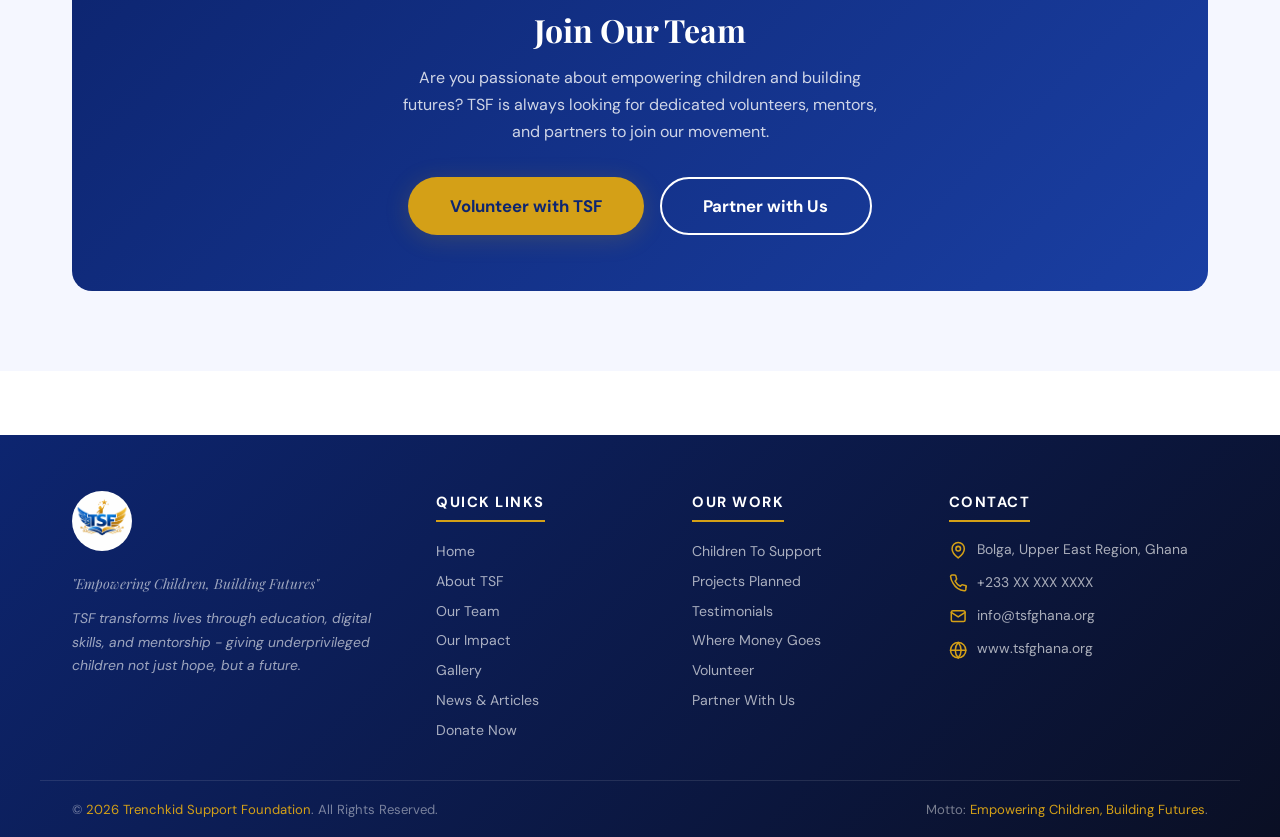
<file: team.html>
﻿<!DOCTYPE html>
<html lang="en">
<head>
  <meta charset="UTF-8">
  <meta name="viewport" content="width=device-width, initial-scale=1.0">
  <title>Our Team - Trenchkid Support Foundation</title>
  <link rel="icon" href="images/tsf-logo.png">
  <link rel="stylesheet" href="css/style.css">
  <style>
    .team-grid { display: grid; grid-template-columns: repeat(3, 1fr); gap: 2rem; }
    .team-card {
      background: var(--white); border-radius: var(--radius); overflow: hidden;
      box-shadow: var(--shadow); transition: var(--transition); text-align: center;
    }
    .team-card:hover { transform: translateY(-8px); box-shadow: 0 24px 60px rgba(26,63,163,0.18); }
    .team-img-wrap { position: relative; background: linear-gradient(135deg, var(--blue-dark), var(--blue)); padding-top: 2rem; }
    .team-img { width: 120px; height: 120px; border-radius: 50%; object-fit: cover; border: 5px solid var(--white); margin: 0 auto; display: block; box-shadow: 0 8px 30px rgba(0,0,0,0.2); }
    .team-initials {
      width: 120px; height: 120px; border-radius: 50%;
      background: var(--blue-dark); border: 5px solid var(--white);
      margin: 0 auto; display: flex; align-items: center; justify-content: center;
      font-family: 'Playfair Display', serif; font-size: 2.2rem; font-weight: 900;
      color: var(--gold-light); box-shadow: 0 8px 30px rgba(0,0,0,0.2);
    }
    .team-wave { fill: var(--white); display: block; margin-top: -1px; }
    .team-info { padding: 1rem 1.5rem 1.8rem; }
    .team-name { font-family: 'Playfair Display', serif; font-size: 1.15rem; font-weight: 700; color: var(--blue-dark); margin-bottom: 0.25rem; }
    .team-role { font-size: 0.82rem; font-weight: 700; color: var(--gold-dark); text-transform: uppercase; letter-spacing: 1px; margin-bottom: 0.7rem; }
    .team-bio { font-size: 0.87rem; color: var(--gray); line-height: 1.7; }
    .team-socials { display: flex; justify-content: center; gap: 0.6rem; margin-top: 1rem; }
    .social-link { width: 34px; height: 34px; border-radius: 50%; background: var(--gray-light); color: var(--blue-dark); display: flex; align-items: center; justify-content: center; font-size: 0.72rem; font-weight: 800; text-decoration: none; transition: var(--transition); overflow: hidden; }
    .social-link:hover { color: var(--white); }
    .social-link:hover { background: var(--blue); transform: scale(1.15); }

    .team-group-section { padding-bottom: 0; }
    .team-group-showcase {
      display: grid;
      grid-template-columns: minmax(0, 1.45fr) minmax(280px, 0.55fr);
      gap: 2rem;
      align-items: stretch;
    }
    .team-group-gallery {
      display: grid;
      grid-template-columns: 1fr;
      gap: 1.1rem;
    }
    .team-group-frame {
      min-height: 300px;
      border-radius: 18px;
      overflow: hidden;
      position: relative;
      background:
        linear-gradient(135deg, rgba(7,24,68,0.92), rgba(26,63,163,0.84)),
        radial-gradient(circle at 18% 18%, rgba(212,160,23,0.28), transparent 32%);
      box-shadow: 0 18px 52px rgba(12,30,72,0.14);
    }
    .team-group-frame img {
      width: 100%;
      height: 100%;
      min-height: 300px;
      object-fit: cover;
      display: block;
    }
    .team-group-empty {
      position: absolute;
      inset: 0;
      display: flex;
      flex-direction: column;
      align-items: center;
      justify-content: center;
      gap: 0.85rem;
      text-align: center;
      color: var(--white);
      padding: 2rem;
    }
    .team-group-frame.has-image .team-group-empty { display: none; }
    .team-group-empty .tsf-icon {
      width: 64px;
      height: 64px;
      color: var(--gold-light);
    }
    .team-group-empty strong {
      font-family: 'Playfair Display', serif;
      font-size: 1.75rem;
    }
    .team-group-empty span {
      max-width: 440px;
      color: rgba(255,255,255,0.78);
      line-height: 1.7;
    }
    .team-group-copy {
      background: var(--off-white);
      border: 1px solid rgba(26,63,163,0.08);
      border-radius: 18px;
      padding: 2rem;
      display: flex;
      flex-direction: column;
      justify-content: center;
    }
    .team-group-copy h2 {
      font-family: 'Playfair Display', serif;
      color: var(--blue-dark);
      font-size: 2rem;
      margin-bottom: 0.8rem;
    }
    .team-group-copy p { color: var(--gray); line-height: 1.8; }

    .advisors-section { background: var(--off-white); }
    .advisors-grid { display: grid; grid-template-columns: repeat(4, 1fr); gap: 1.5rem; }
    .advisor-card { background: var(--white); border-radius: var(--radius-sm); padding: 1.5rem; text-align: center; box-shadow: var(--shadow); }
    .advisor-initials { width: 64px; height: 64px; border-radius: 50%; background: linear-gradient(135deg, var(--blue), var(--gold)); margin: 0 auto 0.8rem; display: flex; align-items: center; justify-content: center; font-weight: 900; color: var(--white); font-size: 1.2rem; }
    .advisor-name { font-weight: 700; font-size: 0.95rem; color: var(--blue-dark); }
    .advisor-title { font-size: 0.8rem; color: var(--gray); margin-top: 0.2rem; }

    .join-cta { background: linear-gradient(135deg, var(--blue-dark), var(--blue)); border-radius: 20px; padding: 3.5rem; text-align: center; color: var(--white); margin-top: 3rem; }
    .join-cta h3 { font-family: 'Playfair Display', serif; font-size: 2rem; margin-bottom: 0.8rem; }
    .join-cta p { color: rgba(255,255,255,0.8); max-width: 500px; margin: 0 auto 2rem; line-height: 1.7; }

    @media(max-width:900px) { .team-group-showcase { grid-template-columns: 1fr; } .team-group-frame, .team-group-frame img { min-height: 260px; } .advisors-grid { grid-template-columns: repeat(2, 1fr); } }
    @media(max-width:768px) { .team-grid { grid-template-columns: 1fr 1fr; gap: 1.2rem; } }
    @media(max-width:480px) { .team-grid { grid-template-columns: 1fr; } .advisors-grid { grid-template-columns: 1fr 1fr; } }
  </style>
</head>
<body>
  <div class="page-hero" data-setting-bg="team_hero_image">
    <div class="page-hero-content">
      <div class="breadcrumb"><a href="index.html">Home</a> &gt; Team</div>
      <h1 data-setting="team_hero_title">Our Team</h1>
      <p data-setting="team_hero_body">Meet the passionate individuals who dedicate their time and talent to empowering Ghana's children.</p>
    </div>
  </div>

  <!-- TEAM GROUP PHOTO -->
  <section class="team-group-section">
    <div class="container">
      <div class="team-group-showcase fade-up">
        <div class="team-group-gallery">
          <div class="team-group-frame has-image" data-setting-image-frame>
            <img src="images/page/team-group-generated.jpg" data-setting-src="team_group_image" alt="TSF team group photo collage 1">
            <div class="team-group-empty">
              <span class="tsf-icon" data-icon="camera" aria-hidden="true"></span>
              <strong>Team group photo</strong>
              <span>Upload a group picture from the Team page editor in the admin dashboard.</span>
            </div>
          </div>
          <div class="team-group-frame has-image" data-setting-image-frame>
            <img src="images/page/team-group-generated-2.jpg" data-setting-src="team_group_image_2" alt="TSF team group photo collage 2">
            <div class="team-group-empty">
              <span class="tsf-icon" data-icon="camera" aria-hidden="true"></span>
              <strong>Second group photo</strong>
              <span>Upload another team picture from the Team page editor in the admin dashboard.</span>
            </div>
          </div>
        </div>
        <div class="team-group-copy">
          <div class="section-label">Team Photo</div>
          <h2 data-setting="team_group_title">Together for Every Child</h2>
          <p data-setting="team_group_body">Meet the young leaders, volunteers, and builders working together to support children, strengthen communities, and grow the TSF mission across Ghana.</p>
        </div>
      </div>
    </div>
  </section>

  <!-- LEADERSHIP TEAM -->
  <section>
    <div class="container">
      <div class="section-header fade-up">
        <div class="section-label">Leadership</div>
        <h2 class="section-title" data-setting="team_leadership_title">The People Behind <span>TSF</span></h2>
        <p class="section-desc" data-setting="team_leadership_body">Our team is built on passion, experience, and an unwavering belief in the potential of every child.</p>
      </div>
      <div class="team-grid">
        <div class="team-card fade-up">
          <div class="team-img-wrap">
            <div class="team-initials">EK</div>
            <svg class="team-wave" viewBox="0 0 400 40"><path d="M0,20 Q100,40 200,20 T400,20 L400,40 L0,40 Z" fill="white"/></svg>
          </div>
          <div class="team-info">
            <div class="team-name">Emmanuel Kofi Asante</div>
            <div class="team-role">Founder & Executive Director</div>
            <p class="team-bio">A social entrepreneur and youth advocate with 8+ years of experience in community development. Emmanuel founded TSF after witnessing talented youth unable to reach their potential due to poverty.</p>
            <div class="team-socials">
              <a href="contact.html" class="social-link" title="LinkedIn">in</a>
              <a href="contact.html" class="social-link" title="Twitter">X</a>
              <a href="mailto:info@tsfghana.org" class="social-link" title="Email">@</a>
            </div>
          </div>
        </div>
        <div class="team-card fade-up">
          <div class="team-img-wrap">
            <div class="team-initials">AB</div>
            <svg class="team-wave" viewBox="0 0 400 40"><path d="M0,20 Q100,40 200,20 T400,20 L400,40 L0,40 Z" fill="white"/></svg>
          </div>
          <div class="team-info">
            <div class="team-name">Abena Boateng</div>
            <div class="team-role">Director of Programs</div>
            <p class="team-bio">A certified educator and child rights advocate. Abena oversees all TSF program delivery, ensuring every child receives maximum benefit from our interventions.</p>
            <div class="team-socials">
              <a href="contact.html" class="social-link">in</a>
              <a href="contact.html" class="social-link">X</a>
              <a href="mailto:info@tsfghana.org" class="social-link">@</a>
            </div>
          </div>
        </div>
        <div class="team-card fade-up">
          <div class="team-img-wrap">
            <div class="team-initials">KA</div>
            <svg class="team-wave" viewBox="0 0 400 40"><path d="M0,20 Q100,40 200,20 T400,20 L400,40 L0,40 Z" fill="white"/></svg>
          </div>
          <div class="team-info">
            <div class="team-name">Kwesi Acheampong</div>
            <div class="team-role">Head of Technology</div>
            <p class="team-bio">A software developer and digital skills trainer passionate about bridging the tech gap. Kwesi leads TSF's Digital Skills Academy and all technology initiatives.</p>
            <div class="team-socials">
              <a href="contact.html" class="social-link">in</a>
              <a href="contact.html" class="social-link">web</a>
              <a href="mailto:info@tsfghana.org" class="social-link">@</a>
            </div>
          </div>
        </div>
        <div class="team-card fade-up">
          <div class="team-img-wrap">
            <div class="team-initials">FD</div>
            <svg class="team-wave" viewBox="0 0 400 40"><path d="M0,20 Q100,40 200,20 T400,20 L400,40 L0,40 Z" fill="white"/></svg>
          </div>
          <div class="team-info">
            <div class="team-name">Fatima Dankwah</div>
            <div class="team-role">Finance & Accountability Manager</div>
            <p class="team-bio">A certified accountant ensuring every donation is tracked, properly allocated, and reported transparently. Fatima upholds TSF's commitment to financial integrity.</p>
            <div class="team-socials">
              <a href="contact.html" class="social-link">in</a>
              <a href="contact.html" class="social-link">fin</a>
              <a href="mailto:info@tsfghana.org" class="social-link">@</a>
            </div>
          </div>
        </div>
        <div class="team-card fade-up">
          <div class="team-img-wrap">
            <div class="team-initials">SA</div>
            <svg class="team-wave" viewBox="0 0 400 40"><path d="M0,20 Q100,40 200,20 T400,20 L400,40 L0,40 Z" fill="white"/></svg>
          </div>
          <div class="team-info">
            <div class="team-name">Samuel Adjei</div>
            <div class="team-role">Community Outreach Coordinator</div>
            <p class="team-bio">Samuel bridges TSF with communities across Ghana, identifying children in need, building local partnerships, and ensuring programmes reach those who need them most.</p>
            <div class="team-socials">
              <a href="contact.html" class="social-link">in</a>
              <a href="contact.html" class="social-link">X</a>
              <a href="mailto:info@tsfghana.org" class="social-link">@</a>
            </div>
          </div>
        </div>
        <div class="team-card fade-up">
          <div class="team-img-wrap">
            <div class="team-initials">GN</div>
            <svg class="team-wave" viewBox="0 0 400 40"><path d="M0,20 Q100,40 200,20 T400,20 L400,40 L0,40 Z" fill="white"/></svg>
          </div>
          <div class="team-info">
            <div class="team-name">Grace Nyarko</div>
            <div class="team-role">Communications & PR Lead</div>
            <p class="team-bio">A media and communications specialist who tells TSF's story to the world. Grace manages all outreach, social media, and donor communications with clarity and heart.</p>
            <div class="team-socials">
              <a href="contact.html" class="social-link">in</a>
              <a href="contact.html" class="social-link">X</a>
              <a href="mailto:info@tsfghana.org" class="social-link">@</a>
            </div>
          </div>
        </div>
      </div>
    </div>
  </section>

  <!-- ADVISORS -->
  <section class="advisors-section">
    <div class="container">
      <div class="section-header fade-up">
        <div class="section-label">Advisory Board</div>
        <h2 class="section-title" data-setting="team_advisors_title">Our <span>Advisors</span></h2>
        <p class="section-desc" data-setting="team_advisors_body">Experienced professionals who guide and support TSF's strategic direction.</p>
      </div>
      <div class="advisors-grid">
        <div class="advisor-card fade-up">
          <div class="advisor-initials">PB</div>
          <div class="advisor-name">Prof. Bernard Amoako</div>
          <div class="advisor-title">Education Specialist, UG</div>
        </div>
        <div class="advisor-card fade-up">
          <div class="advisor-initials">DO</div>
          <div class="advisor-name">Dr. Ama Owusu</div>
          <div class="advisor-title">Child Rights Advocate</div>
        </div>
        <div class="advisor-card fade-up">
          <div class="advisor-initials">JA</div>
          <div class="advisor-name">James Appiah</div>
          <div class="advisor-title">Tech Entrepreneur & Investor</div>
        </div>
        <div class="advisor-card fade-up">
          <div class="advisor-initials">MK</div>
          <div class="advisor-name">Mary Kusi</div>
          <div class="advisor-title">NGO Governance Expert</div>
        </div>
      </div>

      <div class="join-cta fade-up">
        <h3 data-setting="team_cta_title">Join Our Team</h3>
        <p data-setting="team_cta_body">Are you passionate about empowering children and building futures? TSF is always looking for dedicated volunteers, mentors, and partners to join our movement.</p>
        <div style="display:flex;gap:1rem;justify-content:center;flex-wrap:wrap">
          <a href="contact.html" class="btn btn-gold btn-lg">Volunteer with TSF</a>
          <a href="contact.html" class="btn btn-outline btn-lg">Partner with Us</a>
        </div>
      </div>
    </div>
  </section>

  <script src="js/time.js"></script>
  <script src="js/components.js"></script>
  <script src="js/page-content.js"></script>
</body>
</html>
</file>
<file: css/style.css>
/* ===== TSF GLOBAL STYLES ===== */
@import url('https://fonts.googleapis.com/css2?family=Playfair+Display:wght@700;900&family=DM+Sans:wght@300;400;500;600;700&display=swap');

:root {
  --blue: #1a3fa3;
  --blue-dark: #0d2570;
  --blue-mid: #2255cc;
  --blue-light: #3b6de8;
  --gold: #d4a017;
  --gold-light: #f0c040;
  --gold-dark: #a07810;
  --white: #ffffff;
  --off-white: #f5f7ff;
  --gray-light: #eef1f8;
  --gray: #8892aa;
  --dark: #0a0f24;
  --text: #1c2340;
  --shadow: 0 8px 40px rgba(26,63,163,0.13);
  --shadow-gold: 0 4px 24px rgba(212,160,23,0.18);
  --radius: 16px;
  --radius-sm: 8px;
  --transition: all 0.35s cubic-bezier(0.4,0,0.2,1);
}

*, *::before, *::after { box-sizing: border-box; margin: 0; padding: 0; }
html { scroll-behavior: smooth; font-size: 16px; }
body { font-family: 'DM Sans', sans-serif; color: var(--text); background: var(--white); min-height: 100vh; overflow-x: hidden; }

.tsf-icon {
  display: inline-flex;
  align-items: center;
  justify-content: center;
  width: 1.15em;
  height: 1.15em;
  color: currentColor;
  flex-shrink: 0;
  line-height: 1;
  vertical-align: -0.16em;
}
.tsf-icon svg {
  width: 100%;
  height: 100%;
  stroke: currentColor;
  fill: none;
  stroke-width: 2;
  stroke-linecap: round;
  stroke-linejoin: round;
}
.tsf-icon svg [data-fill] { fill: currentColor; stroke: none; }
.btn .tsf-icon { width: 1.05em; height: 1.05em; }
.icon-only { font-size: 0; }
.icon-only .tsf-icon { font-size: 1rem; }

/* HEADER */
header {
  position: fixed; top: 0; left: 0; right: 0; z-index: 1000;
  background: linear-gradient(135deg, var(--blue-dark) 0%, var(--blue) 60%, var(--blue-mid) 100%);
  box-shadow: 0 2px 30px rgba(13,37,112,0.35);
  padding: 0 2rem;
}
.header-top { display: flex; align-items: center; justify-content: space-between; padding: 0.6rem 0; border-bottom: 1px solid rgba(255,255,255,0.12); }
.header-brand { display: flex; align-items: center; gap: 0.85rem; text-decoration: none; }
.header-brand img { width: 52px; height: 52px; border-radius: 50%; object-fit: cover; background: var(--white); filter: drop-shadow(0 2px 8px rgba(0,0,0,0.3)); }
.brand-text { display: flex; flex-direction: column; }
.brand-name { font-family: 'Playfair Display', serif; font-size: 1.15rem; font-weight: 900; color: var(--white); line-height: 1.1; letter-spacing: 0.5px; }
.brand-tagline { font-size: 0.68rem; color: var(--gold-light); font-weight: 500; letter-spacing: 1.5px; text-transform: uppercase; }
.header-actions { display: flex; align-items: center; gap: 0.7rem; }
.header-time { font-size: 0.82rem; color: rgba(255,255,255,0.75); font-weight: 500; background: rgba(255,255,255,0.08); padding: 0.3rem 0.9rem; border-radius: 20px; border: 1px solid rgba(255,255,255,0.15); }
.admin-portal-link { width: 34px; height: 34px; display: inline-flex; align-items: center; justify-content: center; border-radius: 50%; border: 1px solid rgba(255,255,255,0.18); background: rgba(255,255,255,0.08); color: var(--gold-light); text-decoration: none; font-size: 1rem; font-weight: 800; transition: var(--transition); }
.admin-portal-link:hover { background: var(--gold); color: var(--blue-dark); transform: translateY(-1px); }

nav { display: flex; align-items: center; justify-content: space-between; padding: 0.5rem 0; }
.nav-links { display: flex; align-items: center; gap: 0.2rem; list-style: none; flex-wrap: wrap; }
.nav-links a { display: block; padding: 0.45rem 0.9rem; color: rgba(255,255,255,0.85); text-decoration: none; font-size: 0.88rem; font-weight: 500; border-radius: 6px; transition: var(--transition); }
.nav-links a:hover, .nav-links a.active { background: rgba(255,255,255,0.14); color: var(--white); }
.nav-links a.active { border-bottom: 2px solid var(--gold); }
.nav-donate-btn { background: var(--gold) !important; color: var(--blue-dark) !important; font-weight: 700 !important; padding: 0.5rem 1.2rem !important; border-radius: 25px !important; box-shadow: var(--shadow-gold); }
.nav-donate-btn:hover { background: var(--gold-light) !important; transform: translateY(-1px); }
.hamburger { display: none; flex-direction: column; gap: 5px; background: none; border: none; cursor: pointer; padding: 6px; }
.hamburger span { display: block; width: 26px; height: 2.5px; background: var(--white); border-radius: 2px; transition: var(--transition); }

/* FOOTER */
footer { background: linear-gradient(135deg, var(--blue-dark) 0%, var(--dark) 100%); color: rgba(255,255,255,0.75); padding: 3.5rem 0 0; margin-top: 4rem; }
.footer-grid { display: grid; grid-template-columns: 1.5fr 1fr 1fr 1.2fr; gap: 2.5rem; max-width: 1200px; margin: 0 auto; padding: 0 2rem; }
.footer-brand img { width: 60px; height: 60px; border-radius: 50%; object-fit: cover; background: var(--white); margin-bottom: 1rem; }
.footer-brand p { font-size: 0.87rem; line-height: 1.7; color: rgba(255,255,255,0.6); font-style: italic; }
.footer-motto { font-family: 'Playfair Display', serif; color: var(--gold-light); font-size: 1rem; margin-bottom: 0.7rem; }
.footer-col h4 { color: var(--white); font-size: 0.92rem; font-weight: 700; text-transform: uppercase; letter-spacing: 1.5px; margin-bottom: 1.1rem; padding-bottom: 0.5rem; border-bottom: 2px solid var(--gold); display: inline-block; }
.footer-col ul { list-style: none; }
.footer-col ul li { margin-bottom: 0.55rem; }
.footer-col ul li a { color: rgba(255,255,255,0.65); text-decoration: none; font-size: 0.88rem; transition: var(--transition); }
.footer-col ul li a:hover { color: var(--gold-light); padding-left: 4px; }
.footer-contact-item { display: flex; align-items: flex-start; gap: 0.6rem; margin-bottom: 0.7rem; font-size: 0.87rem; color: rgba(255,255,255,0.65); }
.footer-contact-item .icon { color: var(--gold); font-size: 1rem; flex-shrink: 0; margin-top: 1px; }
.footer-bottom { border-top: 1px solid rgba(255,255,255,0.1); padding: 1.2rem 2rem; display: flex; align-items: center; justify-content: space-between; max-width: 1200px; margin: 2rem auto 0; flex-wrap: wrap; gap: 0.5rem; }
.footer-copy { font-size: 0.82rem; color: rgba(255,255,255,0.45); }
.footer-copy span { color: var(--gold); }

/* BUTTONS */
.btn { display: inline-flex; align-items: center; gap: 0.5rem; padding: 0.8rem 2rem; border-radius: 50px; font-family: 'DM Sans', sans-serif; font-weight: 700; font-size: 0.95rem; cursor: pointer; border: none; text-decoration: none; transition: var(--transition); }
.btn-blue { background: var(--blue); color: var(--white); box-shadow: var(--shadow); }
.btn-blue:hover { background: var(--blue-light); transform: translateY(-2px); box-shadow: 0 12px 40px rgba(26,63,163,0.3); }
.btn-gold { background: var(--gold); color: var(--blue-dark); box-shadow: var(--shadow-gold); }
.btn-gold:hover { background: var(--gold-light); transform: translateY(-2px); }
.btn-outline { background: transparent; border: 2px solid var(--white); color: var(--white); }
.btn-outline:hover { background: var(--white); color: var(--blue); transform: translateY(-2px); }
.btn-lg { padding: 1rem 2.6rem; font-size: 1.05rem; }

/* SECTIONS */
section { padding: 5rem 0; }
.container { max-width: 1200px; margin: 0 auto; padding: 0 2rem; }
.section-header { text-align: center; margin-bottom: 3.5rem; }
.section-label { display: inline-block; background: rgba(26,63,163,0.08); color: var(--blue); font-size: 0.78rem; font-weight: 700; letter-spacing: 2.5px; text-transform: uppercase; padding: 0.4rem 1.1rem; border-radius: 20px; border: 1px solid rgba(26,63,163,0.15); margin-bottom: 0.9rem; }
.section-title { font-family: 'Playfair Display', serif; font-size: clamp(1.9rem, 4vw, 2.8rem); font-weight: 900; color: var(--blue-dark); line-height: 1.2; margin-bottom: 0.9rem; }
.section-title span { color: var(--gold); }
.section-desc { font-size: 1.05rem; color: var(--gray); max-width: 600px; margin: 0 auto; line-height: 1.75; }

/* PAGE HERO */
.page-hero { min-height: 320px; display: flex; align-items: center; justify-content: center; background: linear-gradient(135deg, var(--blue-dark) 0%, var(--blue) 60%, var(--blue-mid) 100%); padding: 8rem 2rem 4rem; text-align: center; position: relative; overflow: hidden; }
.page-hero::before { content: ''; position: absolute; inset: 0; background: url("data:image/svg+xml,%3Csvg width='60' height='60' viewBox='0 0 60 60' xmlns='http://www.w3.org/2000/svg'%3E%3Cg fill='none' fill-rule='evenodd'%3E%3Cg fill='%23ffffff' fill-opacity='0.04'%3E%3Cpath d='M36 34v-4h-2v4h-4v2h4v4h2v-4h4v-2h-4zm0-30V0h-2v4h-4v2h4v4h2V6h4V4h-4zM6 34v-4H4v4H0v2h4v4h2v-4h4v-2H6zM6 4V0H4v4H0v2h4v4h2V6h4V4H6z'/%3E%3C/g%3E%3C/g%3E%3C/svg%3E"); }
.page-hero-content { position: relative; z-index: 1; }
.page-hero h1 { font-family: 'Playfair Display', serif; font-size: clamp(2rem, 5vw, 3.2rem); font-weight: 900; color: var(--white); margin-bottom: 0.7rem; }
.page-hero p { color: rgba(255,255,255,0.8); font-size: 1.08rem; max-width: 550px; margin: 0 auto; line-height: 1.7; }
.breadcrumb { display: flex; align-items: center; justify-content: center; gap: 0.5rem; font-size: 0.83rem; color: rgba(255,255,255,0.6); margin-bottom: 1rem; }
.breadcrumb a { color: var(--gold-light); text-decoration: none; }

/* STATS */
.stats-strip { background: linear-gradient(135deg, var(--blue) 0%, var(--blue-mid) 100%); padding: 2.5rem 0; }
.stats-grid { display: grid; grid-template-columns: repeat(4, 1fr); gap: 1rem; max-width: 1000px; margin: 0 auto; padding: 0 2rem; }
.stat-item { text-align: center; }
.stat-number { font-family: 'Playfair Display', serif; font-size: 2.3rem; font-weight: 900; color: var(--gold-light); display: block; line-height: 1; }
.stat-label { font-size: 0.82rem; color: rgba(255,255,255,0.75); font-weight: 500; text-transform: uppercase; letter-spacing: 1px; margin-top: 0.35rem; }

/* FORM */
.form-group { margin-bottom: 1.3rem; }
.form-group label { display: block; font-size: 0.88rem; font-weight: 600; color: var(--text); margin-bottom: 0.45rem; }
.form-control { width: 100%; padding: 0.8rem 1.1rem; border: 2px solid var(--gray-light); border-radius: var(--radius-sm); font-family: 'DM Sans', sans-serif; font-size: 0.95rem; color: var(--text); background: var(--white); transition: var(--transition); outline: none; }
.form-control:focus { border-color: var(--blue); box-shadow: 0 0 0 3px rgba(26,63,163,0.1); }
.form-control.error { border-color: #e53e3e; }
.form-control.success { border-color: #38a169; }
.error-msg { display: none; color: #e53e3e; font-size: 0.8rem; margin-top: 0.35rem; font-weight: 500; }
.error-msg.show { display: block; }

/* ALERT */
.alert { padding: 1rem 1.4rem; border-radius: var(--radius-sm); font-size: 0.9rem; font-weight: 500; margin-bottom: 1rem; display: none; }
.alert.show { display: block; }
.alert-success { background: rgba(56,161,105,0.1); color: #276749; border: 1px solid rgba(56,161,105,0.3); }
.alert-error { background: rgba(229,62,62,0.1); color: #9b1c1c; border: 1px solid rgba(229,62,62,0.3); }

/* MESSAGE BOX */
.message-box { position: fixed; bottom: 2rem; right: 2rem; z-index: 999; }
.message-toggle { background: var(--blue); color: var(--white); border: none; width: 56px; height: 56px; border-radius: 50%; font-size: 1.4rem; cursor: pointer; box-shadow: 0 6px 30px rgba(26,63,163,0.4); display: flex; align-items: center; justify-content: center; transition: var(--transition); margin-left: auto; }
.message-toggle:hover { background: var(--blue-light); transform: scale(1.1); }
.message-panel { display: none; background: var(--white); border-radius: var(--radius); box-shadow: 0 20px 60px rgba(0,0,0,0.18); width: 320px; margin-bottom: 0.8rem; overflow: hidden; animation: slideUp 0.3s ease; }
.message-panel.open { display: block; }
@keyframes slideUp { from { opacity: 0; transform: translateY(15px); } to { opacity: 1; transform: translateY(0); } }
.message-panel-header { background: linear-gradient(135deg, var(--blue-dark), var(--blue)); color: var(--white); padding: 1rem 1.2rem; font-weight: 700; font-size: 0.95rem; }
.message-panel-body { padding: 1.2rem; }

/* CARD */
.card { background: var(--white); border-radius: var(--radius); box-shadow: var(--shadow); overflow: hidden; transition: var(--transition); }
.card:hover { transform: translateY(-6px); box-shadow: 0 20px 60px rgba(26,63,163,0.15); }

/* UTILS */
.text-center { text-align: center; }
.mt-1 { margin-top: 1rem; } .mt-2 { margin-top: 2rem; }
.mb-1 { margin-bottom: 1rem; } .mb-2 { margin-bottom: 2rem; }
.pt-header { padding-top: 110px; }
.grid-2 { display: grid; grid-template-columns: 1fr 1fr; gap: 2rem; }
.grid-3 { display: grid; grid-template-columns: repeat(3, 1fr); gap: 2rem; }
.fade-up { opacity: 0; transform: translateY(30px); transition: opacity 0.6s ease, transform 0.6s ease; }
.fade-up.visible { opacity: 1; transform: translateY(0); }

/* RESPONSIVE */
@media (max-width: 900px) {
  .footer-grid { grid-template-columns: 1fr 1fr; }
  .stats-grid { grid-template-columns: repeat(2, 1fr); gap: 1.5rem; }
}
@media (max-width: 768px) {
  .header-brand img { width: 40px; height: 40px; }
  .brand-name { font-size: 0.95rem; }
  .header-actions { gap: 0.45rem; }
  .admin-portal-link { width: 32px; height: 32px; font-size: 0.95rem; }
  nav { position: relative; }
  .nav-links { display: none; flex-direction: column; position: absolute; top: calc(100% + 0.5rem); left: -2rem; right: -2rem; background: var(--blue-dark); padding: 1rem; gap: 0.2rem; box-shadow: 0 15px 40px rgba(0,0,0,0.25); z-index: 100; }
  .nav-links.open { display: flex; }
  .nav-links a { padding: 0.7rem 1rem; font-size: 0.95rem; }
  .hamburger { display: flex; }
  .page-hero { padding: 7rem 1.5rem 3rem; }
  section { padding: 3.5rem 0; }
  .footer-grid { grid-template-columns: 1fr; gap: 2rem; }
  .footer-bottom { flex-direction: column; text-align: center; }
  .grid-2, .grid-3 { grid-template-columns: 1fr; }
}
@media (max-width: 480px) {
  .container { padding: 0 1.2rem; }
  .message-panel { width: 280px; }
  .message-box { bottom: 1rem; right: 1rem; }
}
</file>
